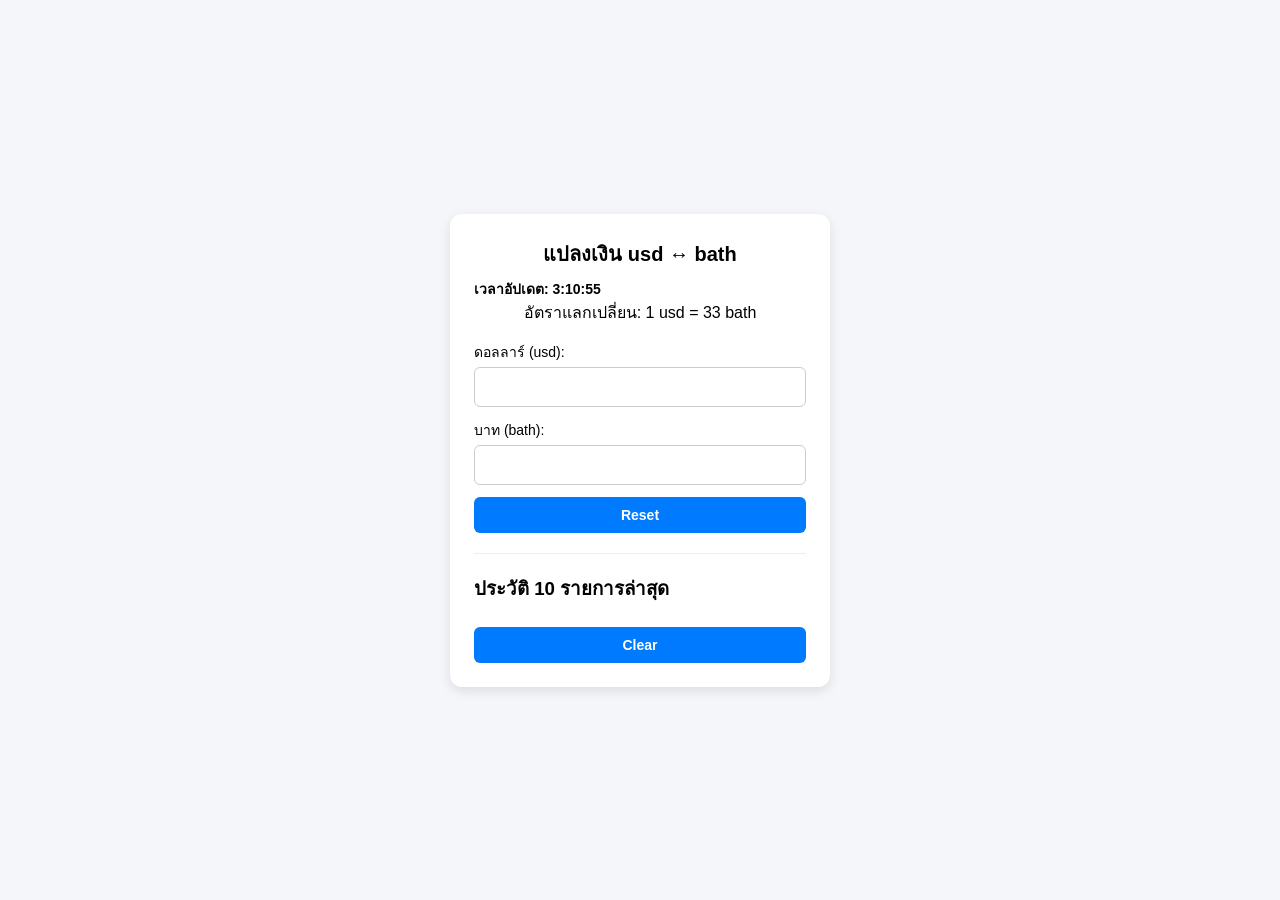
<file: Assignment2/index.html>
<!DOCTYPE html>
<html lang="th">
<head>
    <meta charset="UTF-8">
    <meta name="viewport" content="width=device-width, initial-scale=1.0">
    <title>แปลงเงิน</title>
    <link rel="stylesheet" href="style.css">
</head>
<body> 
    <div class="box">
        <h1>แปลงเงิน usd ↔ bath</h1>
        <h3><p id="time-text" style="color: black; font-size: 14px;"></p></h3> 
        <p id="rate-text">อัตราแลกเปลี่ยน: 1 usd = 33 bath</p>
<!--กรอก 2 ฝั่ง-->
        <label>ดอลลาร์ (usd):</label>
        <input type="number" id="input-usd" oninput="usdTobath()" onchange="saveToHistory()">
        <label>บาท (bath):</label>
        <input type="number" id="input-bath" oninput="bathTousd()" onchange="saveToHistory()">
<!--ปุ่มล้าง-->
        <button onclick="clearData()">Reset</button>  
        <hr>
<!--แสดงประวัติ-->
        <h3>ประวัติ 10 รายการล่าสุด</h3>
        <ul id="history-list"></ul>
        <button onclick="clearHistory()">Clear</button>
    </div>

    <script src="script.js"></script>
</body>
</html>
</file>
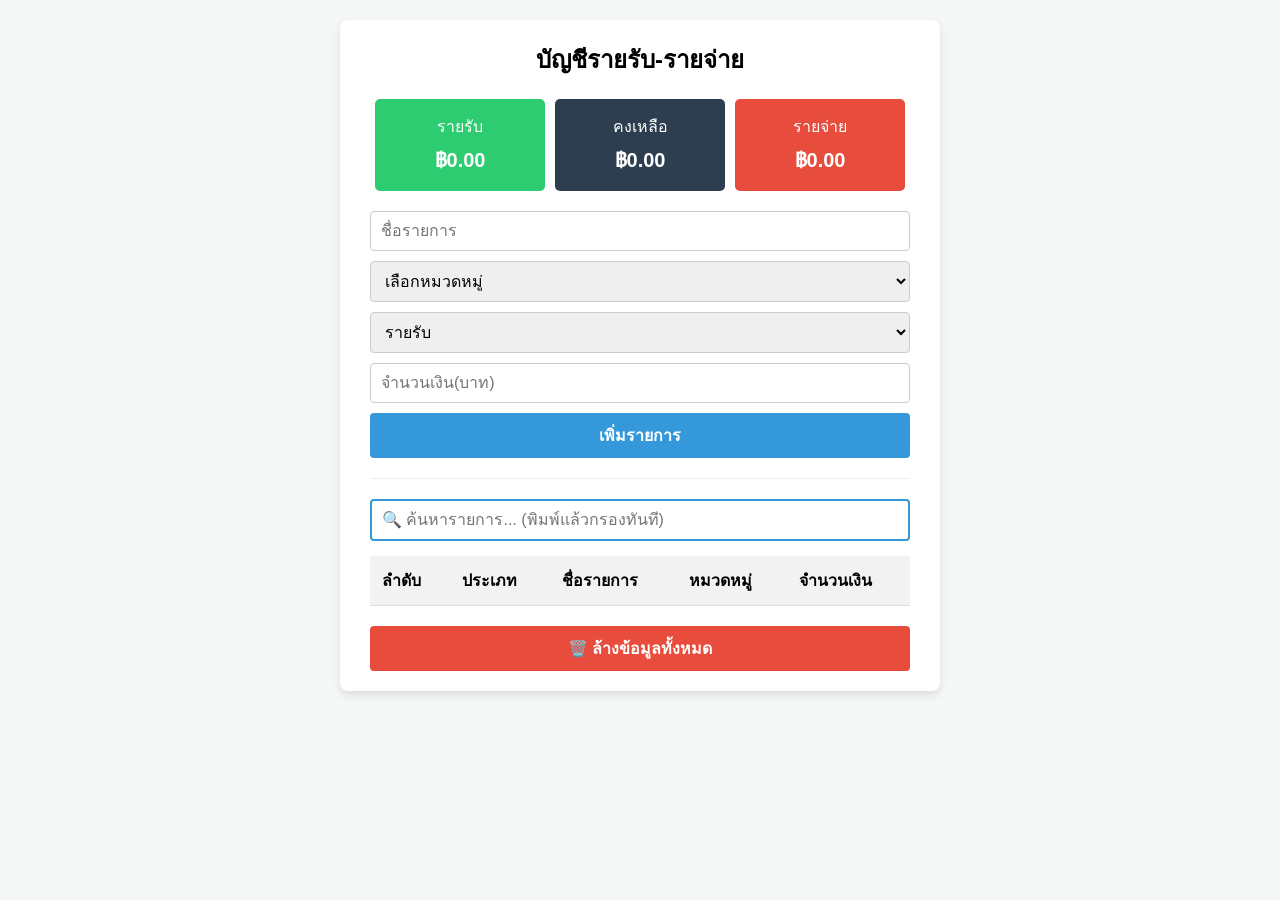
<file: Assignment3/index.html>
<!DOCTYPE html>
<html lang="th">
<head>
    <meta charset="UTF-8">
    <meta name="viewport" content="width=device-width, initial-scale=1.0">
    <title>รายรับ-รายจ่าย</title>
    <!--ไฟล์CSS -->
    <link rel="stylesheet" href="style.css">
</head>
<body>
<div class="container">
    <h2>บัญชีรายรับ-รายจ่าย</h2>
<!--สรุปการเงิน -->
    <div class="summary-container">
        <div class="summary-box box-income">
            <h4>รายรับ</h4>
            <p id="total-income">฿0.00</p>
        </div>
        <div class="summary-box box-balance">
            <h4>คงเหลือ</h4>
            <p id="net-balance">฿0.00</p>
        </div>
        <div class="summary-box box-expense">
            <h4>รายจ่าย</h4>
            <p id="total-expense">฿0.00</p>
        </div>
    </div>
<!-- กรอกข้อมูล -->
    <form id="transaction-form">
        <input type="text" id="text" placeholder="ชื่อรายการ" required>
<!--หมวดหมู่ -->
        <select id="category" required>
            <option value="" disabled selected>เลือกหมวดหมู่</option>
            <option value="🍽️ อาหาร">🍽️ อาหาร</option>
            <option value="🚗 เดินทาง">🚗 เดินทาง</option>
            <option value="🛒 ช้อปปิ้ง">🛒 ช้อปปิ้ง</option>
            <option value="💰 เงินเดือน">💰 เงินเดือน</option>
            <option value="📦 อื่นๆ">📦 อื่นๆ</option>
        </select>
<!--เลือกรายรับรายจ่าย-->
        <select id="type" required>
            <option value="รายรับ">รายรับ</option>
            <option value="รายจ่าย">รายจ่าย</option>
        </select>
<!--ช่องกรอกจำนวนเงิน-->
        <input type="number" id="amount" placeholder="จำนวนเงิน(บาท)" min="1" step="0.01" required>
        <button type="submit" class="btn-add">เพิ่มรายการ</button>
    </form>
<!--ค้นหาประวัติ -->
    <div class="search-box">
        <input type="text" id="search" placeholder="🔍 ค้นหารายการ... (พิมพ์แล้วกรองทันที)">
    </div>
<!--แสดงประวัติรายการทั้งหมด -->
    <table>
        <thead>
            <tr>
                <th>ลำดับ</th>
                <th>ประเภท</th>
                <th>ชื่อรายการ</th>
                <th>หมวดหมู่</th>
                <th>จำนวนเงิน</th>
            </tr>
        </thead>
        <tbody id="transaction-list">
<!-- ข้อมูลจะถูกดึงมาแสดงที่นี่ผ่าน JavaScript -->
        </tbody>
    </table>
<!--ปุ่มล้างประวัติทั้งหมด-->
    <button id="btn-clear" class="btn-clear">🗑️ ล้างข้อมูลทั้งหมด</button>
</div>
<!--เชื่อมScript -->
<script src="script.js"></script>
</body>
</html>
</file>
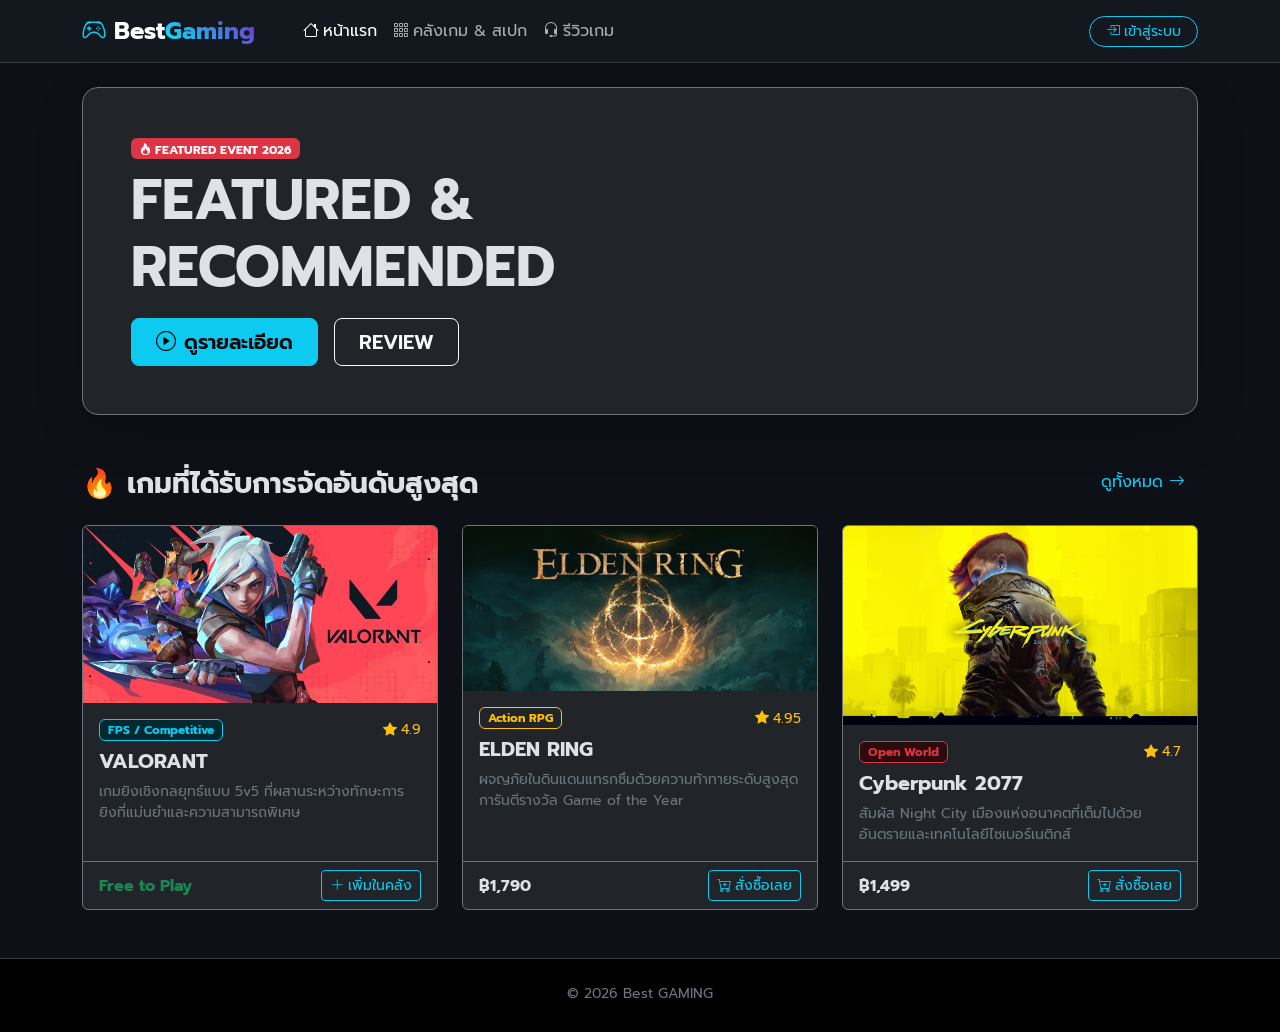
<file: Assignment4/index.html>
<!DOCTYPE html>
<html lang="th" data-bs-theme="dark">
<head>
    <meta charset="UTF-8">
    <meta name="viewport" content="width=device-width, initial-scale=1.0">
    <title>Best GAMING | Next-Gen Portal</title>
    
    <!-- [External Assets]: ดึง Google Fonts (Prompt), Bootstrap 5 CSS และ Bootstrap Icons มาใช้งาน -->
    <link href="https://fonts.googleapis.com/css2?family=Prompt:wght@300;400;600;700&display=swap" rel="stylesheet">
    <link href="https://cdn.jsdelivr.net/npm/bootstrap@5.3.0/dist/css/bootstrap.min.css" rel="stylesheet">
    <link rel="stylesheet" href="https://cdn.jsdelivr.net/npm/bootstrap-icons@1.11.3/font/bootstrap-icons.min.css">
    
    <!-- [Custom CSS]: กำหนด Variable สี, ฟอนต์หลัก, เอฟเฟกต์ Glassmorphism และ Hover Card -->
    <style>
        :root {
            --font-main: 'Prompt', sans-serif;
            --accent-cyan: #00f2fe;
            --accent-purple: #7928ca;
        }
        body { font-family: var(--font-main); background-color: #0d1117; }
        
        /* สร้างเอฟเฟกต์พื้นหลังโปร่งแสงเบลอ (Glassmorphism) */
        .bg-glass { background: rgba(22, 27, 34, 0.8); backdrop-filter: blur(12px); }
        
        /* ทำข้อความสีแบบไล่เฉด (Gradient Text) */
        .gradient-text {
            background: linear-gradient(45deg, var(--accent-cyan), var(--accent-purple));
            background-clip: text;
            -webkit-background-clip: text;
            -webkit-text-fill-color: transparent;
        }
        
        /* เอฟเฟกต์การ์ดลอยเมื่อนำเมาส์ไปชี้ */
        .card-hover { transition: transform 0.3s ease, box-shadow 0.3s ease; }
        .card-hover:hover { transform: translateY(-8px); box-shadow: 0 10px 20px rgba(0,242,254,0.15); }
    </style>
</head>
<body>

    <!-- [Component 1: Navbar]: แถบเมนูด้านบนแบบตรึงติดขอบ (sticky-top) พร้อมปุ่มเปิด Modal เข้าสู่ระบบ -->
    <nav class="navbar navbar-expand-lg sticky-top bg-glass border-bottom border-dark-subtle">
        <div class="container">
            <!-- โลโก้เว็บไซต์ -->
            <a class="navbar-brand fw-bold fs-4" href="index.html">
                <i class="bi bi-controller text-info me-2"></i>Best<span class="gradient-text">Gaming</span>
            </a>
            
            <!-- ปุ่ม Hamburger สำหรับหน้าจอมือถือ -->
            <button class="navbar-toggler border-0" type="button" data-bs-toggle="collapse" data-bs-target="#navContent">
                <span class="navbar-toggler-icon"></span>
            </button>
            
            <!-- ลิงก์เมนูหลัก -->
            <div class="collapse navbar-collapse" id="navContent">
                <ul class="navbar-nav me-auto mb-2 mb-lg-0 ms-lg-4">
                    <li class="nav-item"><a class="nav-link active" href="index.html"><i class="bi bi-house me-1"></i>หน้าแรก</a></li>
                    <li class="nav-item"><a class="nav-link" href="games.html"><i class="bi bi-grid-3x3-gap me-1"></i>คลังเกม & สเปก</a></li>
                    <li class="nav-item"><a class="nav-link" href="reviews.html"><i class="bi bi-headset me-1"></i>รีวิวเกม</a></li>
                </ul>
                <!-- ปุ่มกดเรียกใช้ Modal Popup -->
                <div class="d-flex gap-2">
                    <button class="btn btn-outline-info btn-sm rounded-pill px-3" data-bs-toggle="modal" data-bs-target="#loginModal">
                        <i class="bi bi-box-arrow-in-right me-1"></i>เข้าสู่ระบบ
                    </button>
                </div>
            </div>
        </div>
    </nav>

    <!-- [Component 2: Hero Banner]: ป้ายแบนเนอร์ขนาดใหญ่แสดงกิจกรรมไฮไลท์หลัก -->
    <section class="container my-4">
        <div class="p-5 rounded-4 bg-dark border border-secondary shadow-lg position-relative overflow-hidden">
            <div class="row align-items-center position-relative z-1">
                <div class="col-lg-7">
                    <span class="badge bg-danger mb-2"><i class="bi bi-fire me-1"></i>FEATURED EVENT 2026</span>
                    <h1 class="display-4 fw-bold mb-3">FEATURED & RECOMMENDED</h1>
                    <div class="d-flex gap-3">
                        <a href="games.html" class="btn btn-info btn-lg fw-semibold px-4 rounded-3"><i class="bi bi-play-circle me-2"></i>ดูรายละเอียด</a>
                        <a href="reviews.html" class="btn btn-outline-light btn-lg fw-semibold px-4 rounded-3">REVIEW</a>
                    </div>
                </div>
            </div>
        </div>
    </section>

    <!-- [Component 3: Card Grid]: ระบบแสดงผลเกมยอดนิยมโดยใช้ Grid System แบบ Dynamic (1 คอลัมน์บนมือถือ / 3 คอลัมน์บนจอใหญ่) -->
    <section class="container my-5">
        <div class="d-flex justify-content-between align-items-end mb-4">
            <div>
                <h3 class="fw-bold mb-0">🔥 เกมที่ได้รับการจัดอันดับสูงสุด</h3>
            </div>
            <a href="games.html" class="btn btn-link text-info text-decoration-none">ดูทั้งหมด <i class="bi bi-arrow-right"></i></a>
        </div>

        <div class="row row-cols-1 row-cols-md-3 g-4">
            <!-- การ์ดรายการที่ 1 -->
            <div class="col">
                <div class="card h-100 bg-dark border-secondary card-hover">
                    <img src="images/valorant.jpg" class="card-img-top" alt="VALORANT">
                    <div class="card-body">
                        <div class="d-flex justify-content-between align-items-center mb-2">
                            <span class="badge bg-info-subtle text-info border border-info">FPS / Competitive</span>
                            <span class="text-warning small"><i class="bi bi-star-fill me-1"></i>4.9</span>
                        </div>
                        <h5 class="card-title fw-bold">VALORANT</h5>
                        <p class="card-text text-secondary small">เกมยิงเชิงกลยุทธ์แบบ 5v5 ที่ผสานระหว่างทักษะการยิงที่แม่นยำและความสามารถพิเศษ</p>
                    </div>
                    <div class="card-footer bg-transparent border-top border-secondary d-flex justify-content-between align-items-center">
                        <span class="text-success fw-bold">Free to Play</span>
                        <button class="btn btn-sm btn-outline-info"><i class="bi bi-plus-lg me-1"></i>เพิ่มในคลัง</button>
                    </div>
                </div>
            </div>
            <!-- การ์ดรายการที่ 2 -->
            <div class="col">
                <div class="card h-100 bg-dark border-secondary card-hover">
                    <img src="images/eldenring.jpg" class="card-img-top" alt="ELDEN RING">
                    <div class="card-body">
                        <div class="d-flex justify-content-between align-items-center mb-2">
                            <span class="badge bg-purple-subtle text-warning border border-warning">Action RPG</span>
                            <span class="text-warning small"><i class="bi bi-star-fill me-1"></i>4.95</span>
                        </div>
                        <h5 class="card-title fw-bold">ELDEN RING</h5>
                        <p class="card-text text-secondary small">ผจญภัยในดินแดนแทรกซึมด้วยความท้าทายระดับสูงสุด การันตีรางวัล Game of the Year</p>
                    </div>
                    <div class="card-footer bg-transparent border-top border-secondary d-flex justify-content-between align-items-center">
                        <span class="fw-bold">฿1,790</span>
                        <button class="btn btn-sm btn-outline-info"><i class="bi bi-cart-plus me-1"></i>สั่งซื้อเลย</button>
                    </div>
                </div>
            </div>
            <!-- การ์ดรายการที่ 3 -->
            <div class="col">
                <div class="card h-100 bg-dark border-secondary card-hover">
                    <img src="images/cyberpunk.jpg" class="card-img-top" alt="Cyberpunk 2077">
                    <div class="card-body">
                        <div class="d-flex justify-content-between align-items-center mb-2">
                            <span class="badge bg-danger-subtle text-danger border border-danger">Open World</span>
                            <span class="text-warning small"><i class="bi bi-star-fill me-1"></i>4.7</span>
                        </div>
                        <h5 class="card-title fw-bold">Cyberpunk 2077</h5>
                        <p class="card-text text-secondary small">สัมผัส Night City เมืองแห่งอนาคตที่เต็มไปด้วยอันตรายและเทคโนโลยีไซเบอร์เนติกส์</p>
                    </div>
                    <div class="card-footer bg-transparent border-top border-secondary d-flex justify-content-between align-items-center">
                        <span class="fw-bold">฿1,499</span>
                        <button class="btn btn-sm btn-outline-info"><i class="bi bi-cart-plus me-1"></i>สั่งซื้อเลย</button>
                    </div>
                </div>
            </div>
        </div>
    </section>

    <!-- [Component 4: Modal Popup]: หน้าต่างป๊อปอัพเข้าสู่ระบบ ซ่อนไว้จนกว่ากดปุ่มเข้าสู่ระบบ -->
    <div class="modal fade" id="loginModal" tabindex="-1">
        <div class="modal-dialog modal-dialog-centered">
            <div class="modal-content bg-dark border border-secondary">
                <div class="modal-header border-secondary">
                    <h5 class="modal-title fw-bold"><i class="bi bi-shield-lock text-info me-2"></i>เข้าสู่ระบบ Best Gaming Account</h5>
                    <button type="button" class="btn-close" data-bs-dismiss="modal"></button>
                </div>
                <div class="modal-body">
                    <form>
                        <div class="mb-3">
                            <label class="form-label text-secondary small">อีเมลผู้ใช้งาน</label>
                            <input type="email" class="form-control bg-body-tertiary border-secondary" placeholder="67112845@dpu.ac.th" required>
                        </div>
                        <div class="mb-3">
                            <label class="form-label text-secondary small">รหัสผ่าน</label>
                            <input type="password" class="form-control bg-body-tertiary border-secondary" placeholder="********" required>
                        </div>
                        <button type="submit" class="btn btn-info w-100 fw-bold">เข้าสู่ระบบ</button>
                    </form>
                </div>
            </div>
        </div>
    </div>

    <!-- [Component 5: Footer]: ส่วนท้ายเว็บไซต์แสดง ลิขสิทธิ์ และข้อมูลเทคโนโลยีที่ใช้พัฒนา -->
    <footer class="bg-black border-top border-dark-subtle mt-5 py-4">
        <div class="container text-center text-secondary small">
            <p class="mb-1">&copy; 2026 Best GAMING</p>
        </div>
    </footer>

    <!-- Bootstrap JavaScript Bundle (จำเป็นสำหรับการสั่งงาน Modal และ Responsive Navbar) -->
    <script src="https://cdn.jsdelivr.net/npm/bootstrap@5.3.0/dist/js/bootstrap.bundle.min.js"></script>
</body>
</html>
</file>
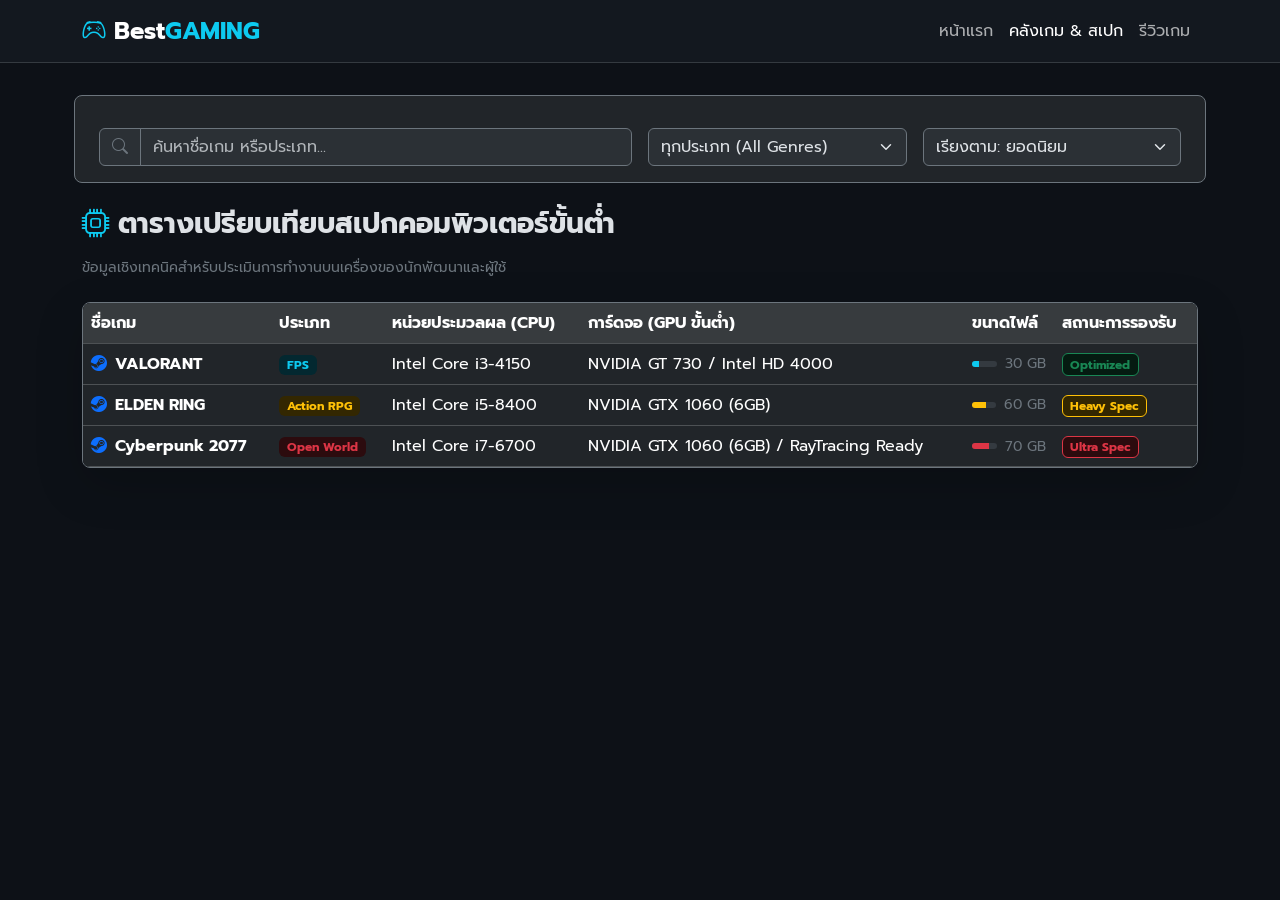
<file: Assignment4/games.html>
<!DOCTYPE html>
<html lang="th" data-bs-theme="dark">
<head>
    <meta charset="UTF-8">
    <meta name="viewport" content="width=device-width, initial-scale=1.0">
    <title>Best GAMING | คลังเกม & สเปก</title>
    <link href="https://fonts.googleapis.com/css2?family=Prompt:wght@300;400;600;700&display=swap" rel="stylesheet">
    <link href="https://cdn.jsdelivr.net/npm/bootstrap@5.3.0/dist/css/bootstrap.min.css" rel="stylesheet">
    <link rel="stylesheet" href="https://cdn.jsdelivr.net/npm/bootstrap-icons@1.11.3/font/bootstrap-icons.min.css">
    <style>
        body { font-family: 'Prompt', sans-serif; background-color: #0d1117; }
        .bg-glass { background: rgba(22, 27, 34, 0.8); backdrop-filter: blur(12px); }
    </style>
</head>
<body>

    <!-- [Component 1: Navbar]: แถบเมนูหน้าการเปรียบเทียบสเปก -->
    <nav class="navbar navbar-expand-lg sticky-top bg-glass border-bottom border-dark-subtle">
        <div class="container">
            <a class="navbar-brand fw-bold fs-4" href="index.html">
                <i class="bi bi-controller text-info me-2"></i>Best<span class="text-info">GAMING</span>
            </a>
            <div class="collapse navbar-collapse">
                <ul class="navbar-nav ms-auto">
                    <li class="nav-item"><a class="nav-link" href="index.html">หน้าแรก</a></li>
                    <li class="nav-item"><a class="nav-link active" href="games.html">คลังเกม & สเปก</a></li>
                    <li class="nav-item"><a class="nav-link" href="reviews.html">รีวิวเกม</a></li>
                </ul>
            </div>
        </div>
    </nav>

    <div class="container my-5">
        
        <!-- [Component 2: Filter & Search Bar]: แถบค้นหาและตัวกรองข้อมูลแบบใช้ Grid System (Row-Col) -->
        <div class="row g-3 mb-4 align-items-center bg-dark p-3 rounded-3 border border-secondary">
            <!-- ช่องกรอกคำค้นหาพร้อมไอคอนค้นหา (Input Group) -->
            <div class="col-md-6">
                <div class="input-group">
                    <span class="input-group-text bg-body-tertiary border-secondary text-secondary"><i class="bi bi-search"></i></span>
                    <input type="text" class="form-control bg-body-tertiary border-secondary" placeholder="ค้นหาชื่อเกม หรือประเภท...">
                </div>
            </div>
            <!-- เมนูดร็อปดาวน์เลือกประเภทเกม -->
            <div class="col-md-3">
                <select class="form-select bg-body-tertiary border-secondary">
                    <option selected>ทุกประเภท (All Genres)</option>
                    <option>Action / RPG</option>
                    <option>FPS / Shooter</option>
                    <option>Strategy</option>
                </select>
            </div>
            <!-- เมนูดร็อปดาวน์เรียงลำดับข้อมูล -->
            <div class="col-md-3">
                <select class="form-select bg-body-tertiary border-secondary">
                    <option selected>เรียงตาม: ยอดนิยม</option>
                    <option>ราคา: ต่ำไปสูง</option>
                    <option>คะแนนรีวิวสูงสูด</option>
                </select>
            </div>
        </div>

        <h3 class="fw-bold mb-3"><i class="bi bi-cpu text-info me-2"></i>ตารางเปรียบเทียบสเปกคอมพิวเตอร์ขั้นต่ำ</h3>
        <p class="text-secondary small mb-4">ข้อมูลเชิงเทคนิคสำหรับประเมินการทำงานบนเครื่องของนักพัฒนาและผู้ใช้</p>

        <!-- [Component 3: Advanced Data Table]: ตารางแสดงผลสเปกคอมพิวเตอร์ รองรับการเลื่อนข้างบนมือถือ (table-responsive) -->
        <div class="table-responsive rounded-3 border border-secondary shadow-lg">
            <table class="table table-dark table-hover align-middle mb-0">
                <thead class="table-active">
                    <tr>
                        <th>ชื่อเกม</th>
                        <th>ประเภท</th>
                        <th>หน่วยประมวลผล (CPU)</th>
                        <th>การ์ดจอ (GPU ขั้นต่ำ)</th>
                        <th>ขนาดไฟล์</th>
                        <th>สถานะการรองรับ</th>
                    </tr>
                </thead>
                <tbody>
                    <!-- รายการตารางที่ 1 -->
                    <tr>
                        <td class="fw-bold"><i class="bi bi-steam text-primary me-2"></i>VALORANT</td>
                        <td><span class="badge bg-info-subtle text-info">FPS</span></td>
                        <td>Intel Core i3-4150</td>
                        <td>NVIDIA GT 730 / Intel HD 4000</td>
                        <td>
                            <!-- แสดงแถบความจุไฟล์โดยใช้ Progress Bar Component -->
                            <div class="d-flex align-items-center gap-2">
                                <div class="progress flex-grow-1" style="height: 6px;">
                                    <div class="progress-bar bg-info" style="width: 30%"></div>
                                </div>
                                <span class="small text-secondary">30 GB</span>
                            </div>
                        </td>
                        <td><span class="badge bg-success-subtle text-success border border-success">Optimized</span></td>
                    </tr>
                    <!-- รายการตารางที่ 2 -->
                    <tr>
                        <td class="fw-bold"><i class="bi bi-steam text-primary me-2"></i>ELDEN RING</td>
                        <td><span class="badge bg-warning-subtle text-warning">Action RPG</span></td>
                        <td>Intel Core i5-8400</td>
                        <td>NVIDIA GTX 1060 (6GB)</td>
                        <td>
                            <div class="d-flex align-items-center gap-2">
                                <div class="progress flex-grow-1" style="height: 6px;">
                                    <div class="progress-bar bg-warning" style="width: 60%"></div>
                                </div>
                                <span class="small text-secondary">60 GB</span>
                            </div>
                        </td>
                        <td><span class="badge bg-warning-subtle text-warning border border-warning">Heavy Spec</span></td>
                    </tr>
                    <!-- รายการตารางที่ 3 -->
                    <tr>
                        <td class="fw-bold"><i class="bi bi-steam text-primary me-2"></i>Cyberpunk 2077</td>
                        <td><span class="badge bg-danger-subtle text-danger">Open World</span></td>
                        <td>Intel Core i7-6700</td>
                        <td>NVIDIA GTX 1060 (6GB) / RayTracing Ready</td>
                        <td>
                            <div class="d-flex align-items-center gap-2">
                                <div class="progress flex-grow-1" style="height: 6px;">
                                    <div class="progress-bar bg-danger" style="width: 70%"></div>
                                </div>
                                <span class="small text-secondary">70 GB</span>
                            </div>
                        </td>
                        <td><span class="badge bg-danger-subtle text-danger border border-danger">Ultra Spec</span></td>
                    </tr>
                </tbody>
            </table>
        </div>
    </div>

    <script src="https://cdn.jsdelivr.net/npm/bootstrap@5.3.0/dist/js/bootstrap.bundle.min.js"></script>
</body>
</html>
</file>
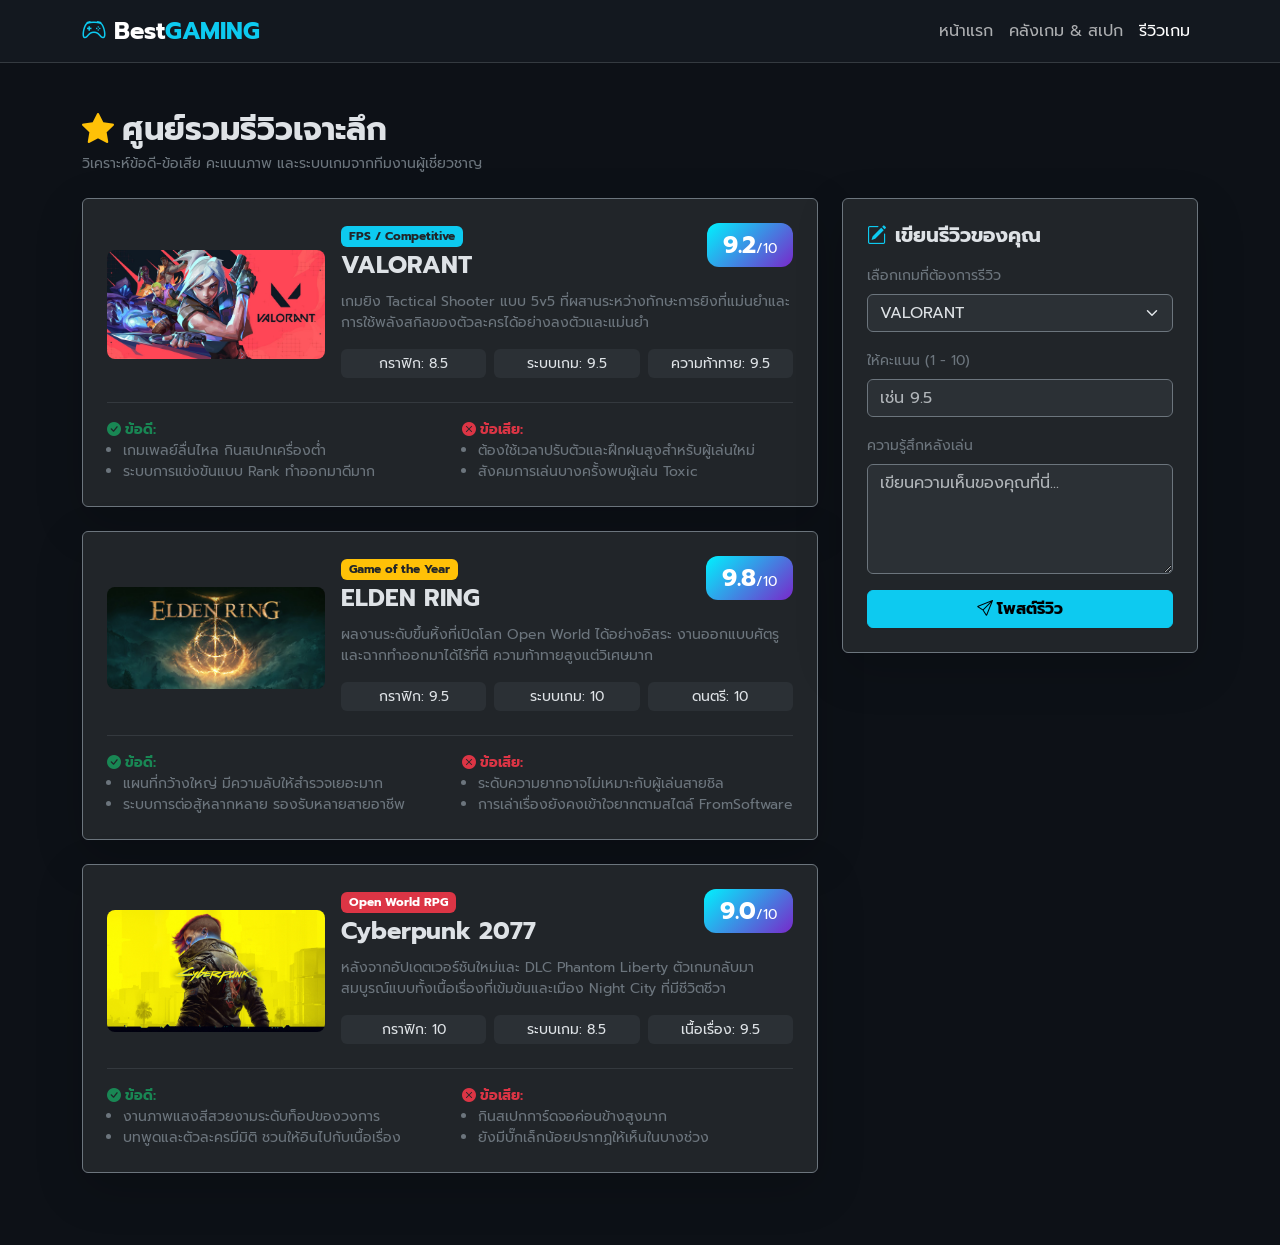
<file: Assignment4/reviews.html>
<!DOCTYPE html>
<html lang="th" data-bs-theme="dark">
<head>
    <meta charset="UTF-8">
    <meta name="viewport" content="width=device-width, initial-scale=1.0">
    <title>Best GAMING | รีวิวเกม</title>
    <link href="https://fonts.googleapis.com/css2?family=Prompt:wght@300;400;600;700&display=swap" rel="stylesheet">
    <link href="https://cdn.jsdelivr.net/npm/bootstrap@5.3.0/dist/css/bootstrap.min.css" rel="stylesheet">
    <link rel="stylesheet" href="https://cdn.jsdelivr.net/npm/bootstrap-icons@1.11.3/font/bootstrap-icons.min.css">
    <style>
        body { font-family: 'Prompt', sans-serif; background-color: #0d1117; }
        .bg-glass { background: rgba(22, 27, 34, 0.8); backdrop-filter: blur(12px); }
        .score-box { background: linear-gradient(135deg, #00f2fe, #7928ca); border-radius: 12px; }
    </style>
</head>
<body>

    <!-- Navbar -->
    <nav class="navbar navbar-expand-lg sticky-top bg-glass border-bottom border-dark-subtle">
        <div class="container">
            <a class="navbar-brand fw-bold fs-4" href="index.html">
                <i class="bi bi-controller text-info me-2"></i>Best<span class="text-info">GAMING</span>
            </a>
            <div class="collapse navbar-collapse">
                <ul class="navbar-nav ms-auto">
                    <li class="nav-item"><a class="nav-link" href="index.html">หน้าแรก</a></li>
                    <li class="nav-item"><a class="nav-link" href="games.html">คลังเกม & สเปก</a></li>
                    <li class="nav-item"><a class="nav-link active" href="reviews.html">รีวิวเกม</a></li>
                </ul>
            </div>
        </div>
    </nav>

    <div class="container my-5">
        <h2 class="fw-bold mb-1"><i class="bi bi-star-fill text-warning me-2"></i>ศูนย์รวมรีวิวเจาะลึก</h2>
        <p class="text-secondary small mb-4">วิเคราะห์ข้อดี-ข้อเสีย คะแนนภาพ และระบบเกมจากทีมงานผู้เชี่ยวชาญ</p>

        <div class="row g-4">
            
            <!-- [ฝั่งซ้าย]: การ์ดแสดงบทความรีวิวเกมเจาะลึก -->
            <div class="col-lg-8">
                
                <!-- รีวิวเกมที่ 1: VALORANT -->
                <div class="card bg-dark border-secondary p-4 mb-4 shadow-lg">
                    <div class="row g-3 align-items-center">
                        <div class="col-md-4">
                            <img src="images/valorant.jpg" class="img-fluid rounded-3" alt="VALORANT">
                        </div>
                        <div class="col-md-8">
                            <div class="d-flex justify-content-between align-items-start">
                                <div>
                                    <span class="badge bg-info text-dark fw-bold mb-1">FPS / Competitive</span>
                                    <h4 class="fw-bold mb-1">VALORANT</h4>
                                </div>
                                <div class="score-box px-3 py-1 text-white text-center">
                                    <span class="fs-4 fw-bold">9.2</span><span class="small">/10</span>
                                </div>
                            </div>
                            <p class="text-secondary small my-2">เกมยิง Tactical Shooter แบบ 5v5 ที่ผสานระหว่างทักษะการยิงที่แม่นยำและการใช้พลังสกิลของตัวละครได้อย่างลงตัวและแม่นยำ</p>
                            
                            <!-- คะแนนย่อย -->
                            <div class="row g-2 my-2 text-center small">
                                <div class="col-4"><div class="bg-body-tertiary p-1 rounded">กราฟิก: 8.5</div></div>
                                <div class="col-4"><div class="bg-body-tertiary p-1 rounded">ระบบเกม: 9.5</div></div>
                                <div class="col-4"><div class="bg-body-tertiary p-1 rounded">ความท้าทาย: 9.5</div></div>
                            </div>
                        </div>
                    </div>

                    <hr class="border-secondary my-3">

                    <!-- ข้อดี / ข้อเสีย -->
                    <div class="row small">
                        <div class="col-md-6">
                            <strong class="text-success"><i class="bi bi-check-circle-fill me-1"></i>ข้อดี:</strong>
                            <ul class="text-secondary ps-3 mb-0">
                                <li>เกมเพลย์ลื่นไหล กินสเปกเครื่องต่ำ</li>
                                <li>ระบบการแข่งขันแบบ Rank ทำออกมาดีมาก</li>
                            </ul>
                        </div>
                        <div class="col-md-6 mt-2 mt-md-0">
                            <strong class="text-danger"><i class="bi bi-x-circle-fill me-1"></i>ข้อเสีย:</strong>
                            <ul class="text-secondary ps-3 mb-0">
                                <li>ต้องใช้เวลาปรับตัวและฝึกฝนสูงสำหรับผู้เล่นใหม่</li>
                                <li>สังคมการเล่นบางครั้งพบผู้เล่น Toxic</li>
                            </ul>
                        </div>
                    </div>
                </div>

                <!-- รีวิวเกมที่ 2: ELDEN RING -->
                <div class="card bg-dark border-secondary p-4 mb-4 shadow-lg">
                    <div class="row g-3 align-items-center">
                        <div class="col-md-4">
                            <img src="images/eldenring.jpg" class="img-fluid rounded-3" alt="ELDEN RING">
                        </div>
                        <div class="col-md-8">
                            <div class="d-flex justify-content-between align-items-start">
                                <div>
                                    <span class="badge bg-warning text-dark fw-bold mb-1">Game of the Year</span>
                                    <h4 class="fw-bold mb-1">ELDEN RING</h4>
                                </div>
                                <div class="score-box px-3 py-1 text-white text-center">
                                    <span class="fs-4 fw-bold">9.8</span><span class="small">/10</span>
                                </div>
                            </div>
                            <p class="text-secondary small my-2">ผลงานระดับขึ้นหิ้งที่เปิดโลก Open World ได้อย่างอิสระ งานออกแบบศัตรูและฉากทำออกมาได้ไร้ที่ติ ความท้าทายสูงแต่วิเศษมาก</p>
                            
                            <div class="row g-2 my-2 text-center small">
                                <div class="col-4"><div class="bg-body-tertiary p-1 rounded">กราฟิก: 9.5</div></div>
                                <div class="col-4"><div class="bg-body-tertiary p-1 rounded">ระบบเกม: 10</div></div>
                                <div class="col-4"><div class="bg-body-tertiary p-1 rounded">ดนตรี: 10</div></div>
                            </div>
                        </div>
                    </div>

                    <hr class="border-secondary my-3">

                    <div class="row small">
                        <div class="col-md-6">
                            <strong class="text-success"><i class="bi bi-check-circle-fill me-1"></i>ข้อดี:</strong>
                            <ul class="text-secondary ps-3 mb-0">
                                <li>แผนที่กว้างใหญ่ มีความลับให้สำรวจเยอะมาก</li>
                                <li>ระบบการต่อสู้หลากหลาย รองรับหลายสายอาชีพ</li>
                            </ul>
                        </div>
                        <div class="col-md-6 mt-2 mt-md-0">
                            <strong class="text-danger"><i class="bi bi-x-circle-fill me-1"></i>ข้อเสีย:</strong>
                            <ul class="text-secondary ps-3 mb-0">
                                <li>ระดับความยากอาจไม่เหมาะกับผู้เล่นสายชิล</li>
                                <li>การเล่าเรื่องยังคงเข้าใจยากตามสไตล์ FromSoftware</li>
                            </ul>
                        </div>
                    </div>
                </div>

                <!-- รีวิวเกมที่ 3: Cyberpunk 2077 -->
                <div class="card bg-dark border-secondary p-4 mb-4 shadow-lg">
                    <div class="row g-3 align-items-center">
                        <div class="col-md-4">
                            <img src="images/cyberpunk.jpg" class="img-fluid rounded-3" alt="Cyberpunk 2077">
                        </div>
                        <div class="col-md-8">
                            <div class="d-flex justify-content-between align-items-start">
                                <div>
                                    <span class="badge bg-danger text-white fw-bold mb-1">Open World RPG</span>
                                    <h4 class="fw-bold mb-1">Cyberpunk 2077</h4>
                                </div>
                                <div class="score-box px-3 py-1 text-white text-center">
                                    <span class="fs-4 fw-bold">9.0</span><span class="small">/10</span>
                                </div>
                            </div>
                            <p class="text-secondary small my-2">หลังจากอัปเดตเวอร์ชันใหม่และ DLC Phantom Liberty ตัวเกมกลับมาสมบูรณ์แบบทั้งเนื้อเรื่องที่เข้มข้นและเมือง Night City ที่มีชีวิตชีวา</p>

                            <div class="row g-2 my-2 text-center small">
                                <div class="col-4"><div class="bg-body-tertiary p-1 rounded">กราฟิก: 10</div></div>
                                <div class="col-4"><div class="bg-body-tertiary p-1 rounded">ระบบเกม: 8.5</div></div>
                                <div class="col-4"><div class="bg-body-tertiary p-1 rounded">เนื้อเรื่อง: 9.5</div></div>
                            </div>
                        </div>
                    </div>

                    <hr class="border-secondary my-3">

                    <div class="row small">
                        <div class="col-md-6">
                            <strong class="text-success"><i class="bi bi-check-circle-fill me-1"></i>ข้อดี:</strong>
                            <ul class="text-secondary ps-3 mb-0">
                                <li>งานภาพแสงสีสวยงามระดับท็อปของวงการ</li>
                                <li>บทพูดและตัวละครมีมิติ ชวนให้อินไปกับเนื้อเรื่อง</li>
                            </ul>
                        </div>
                        <div class="col-md-6 mt-2 mt-md-0">
                            <strong class="text-danger"><i class="bi bi-x-circle-fill me-1"></i>ข้อเสีย:</strong>
                            <ul class="text-secondary ps-3 mb-0">
                                <li>กินสเปกการ์ดจอค่อนข้างสูงมาก</li>
                                <li>ยังมีบั๊กเล็กน้อยปรากฏให้เห็นในบางช่วง</li>
                            </ul>
                        </div>
                    </div>
                </div>

            </div>

            <!-- [ฝั่งขวา]: ฟอร์มให้ผู้ใช้งานส่งรีวิวของตัวเอง -->
            <div class="col-lg-4">
                <div class="card bg-dark border-secondary p-4 shadow-lg sticky-top" style="top: 90px;">
                    <h5 class="fw-bold mb-3"><i class="bi bi-pencil-square text-info me-2"></i>เขียนรีวิวของคุณ</h5>
                    <form>
                        <div class="mb-3">
                            <label class="form-label text-secondary small">เลือกเกมที่ต้องการรีวิว</label>
                            <select class="form-select bg-body-tertiary border-secondary">
                                <option>VALORANT</option>
                                <option>ELDEN RING</option>
                                <option>Cyberpunk 2077</option>
                            </select>
                        </div>
                        <div class="mb-3">
                            <label class="form-label text-secondary small">ให้คะแนน (1 - 10)</label>
                            <input type="number" min="1" max="10" step="0.1" class="form-control bg-body-tertiary border-secondary" placeholder="เช่น 9.5" required>
                        </div>
                        <div class="mb-3">
                            <label class="form-label text-secondary small">ความรู้สึกหลังเล่น</label>
                            <textarea class="form-control bg-body-tertiary border-secondary" rows="4" placeholder="เขียนความเห็นของคุณที่นี่..." required></textarea>
                        </div>
                        <button type="submit" class="btn btn-info w-100 fw-bold"><i class="bi bi-send me-1"></i>โพสต์รีวิว</button>
                    </form>
                </div>
            </div>

        </div>
    </div>

    <script src="https://cdn.jsdelivr.net/npm/bootstrap@5.3.0/dist/js/bootstrap.bundle.min.js"></script>
</body>
</html>
</file>
<file: Assignment2/style.css>
* {
    box-sizing: border-box;
    margin: 0;
    padding: 0;
    font-family: Arial, sans-serif;
}
body {
    background-color: #f4f6f9;
    display: flex;
    justify-content: center;
    align-items: center;
    min-height: 100vh;
    padding: 20px;
}
.box {
    background-color: #ffffff;
    padding: 24px;
    border-radius: 12px;
    box-shadow: 0 4px 12px rgba(0, 0, 0, 0.1);
    width: 100%;
    max-width: 380px;
}
h1 {
    font-size: 20px;
    text-align: center;
    margin-bottom: 8px;
}
#rate-text {
    text-align: center;
    margin-bottom: 16px;
}
label {
    display: block;
    margin-top: 12px;
    margin-bottom: 4px;
    font-size: 14px;
}
input[type="number"] {
    width: 100%;
    padding: 10px;
    border: 1px solid #ccc;
    border-radius: 6px;
    font-size: 16px;
    outline: none;
}
input[type="number"]:focus {
    border-color: #007bff;
}
button {
    width: 100%;
    padding: 10px;
    margin-top: 12px;
    border: none;
    border-radius: 6px;
    background-color: #007bff;
    color: white;
    font-size: 14px;
    font-weight: bold;
    cursor: pointer;
}
button:hover {
    background-color: #0056b3;
}
hr {
    margin: 20px 0;
    border: 0;
    border-top: 1px solid #eee;
}
#history-list {
    margin: 12px 0;
    padding-left: 24px;
}
#history-list li {
    margin-bottom: 6px;
    font-size: 14px;
}
</file>
<file: Assignment3/style.css>
* { 
    box-sizing: border-box; 
    margin: 0; 
    padding: 0; 
    font-family: 'Segoe UI', Tahoma, Geneva, Verdana, sans-serif; 
}
/* หน้าเว็บทั้งหมด */
body { 
    background-color: #f4f7f6; 
    display: flex; 
    justify-content: center; 
    padding: 20px; 
}
/* กล่องเนื้อหาหลัก */
.container { 
    background-color: white; 
    padding: 20px 30px; 
    border-radius: 8px; 
    box-shadow: 0 4px 8px rgba(0,0,0,0.1); 
    width: 100%; 
    max-width: 600px; 
}
h2 { 
    text-align: center; 
    margin-bottom: 20px; 
}

/* สรุปยอดเงิน  */
.summary-container { 
    display: flex; 
    justify-content: space-between; 
    margin-bottom: 20px; 
    text-align: center; 
}
.summary-box { 
    flex: 1; 
    padding: 15px; 
    margin: 0 5px; 
    border-radius: 5px; 
    color: white; 
}
/*สีพื้นหลังของกล่องสรุปยอดเงิน*/
.box-balance { background-color: #2c3e50; }
.box-income { background-color: #2ecc71; }
.box-expense { background-color: #e74c3c; }
.summary-box h4 { 
    margin-bottom: 5px; 
    font-weight: normal; 
}
.summary-box p { 
    font-size: 20px; 
    font-weight: bold; 
}

/* ฟอร์มและปุ่ม */
form { 
    display: flex; 
    flex-direction: column; 
    gap: 10px; 
    margin-bottom: 20px; 
    border-bottom: 1px solid #eee; 
    padding-bottom: 20px; 
}
/* ช่องกรอกข้อมูลและปุ่ม */
input, select, button { 
    padding: 10px; 
    border: 1px solid #ccc; 
    border-radius: 4px; 
    font-size: 16px; 
}
/* ปุ่มเพิ่มรายการ */
button.btn-add { 
    background-color: #3498db; 
    color: white; 
    border: none; 
    cursor: pointer; 
    font-weight: bold; 
}
button.btn-add:hover { 
    background-color: #2980b9; 
}
/* ช่องค้นหา */
.search-box { 
    margin-bottom: 15px; 
}
.search-box input { 
    width: 100%; 
    border: 2px solid #3498db; 
}
/* ตารางประวัติ */
table { 
    width: 100%; 
    border-collapse: collapse; 
    margin-bottom: 20px; 
}
/* สีเส้นขอบของตาราง */
th, td { 
    text-align: left; 
    padding: 12px; 
    border-bottom: 1px solid #ddd; 
}
/* สีพื้นหลังของหัวตาราง */
th { 
    background-color: #f2f2f2; 
}
/*สีตัวอักษรของประเภทรายรับ */
.type-income { 
    color: #2ecc71; 
    font-weight: bold; 
}
/* สีตัวอักษรของประเภทรายจ่าย */
.type-expense { 
    color: #e74c3c; 
    font-weight: bold; 
}
/* ปุ่มล้างข้อมูล*/
button.btn-clear { 
    background-color: #e74c3c; 
    color: white; 
    border: none; 
    cursor: pointer; 
    width: 100%; 
    font-weight: bold; 
}
button.btn-clear:hover { 
    background-color: #c0392b; 
}
</file>
